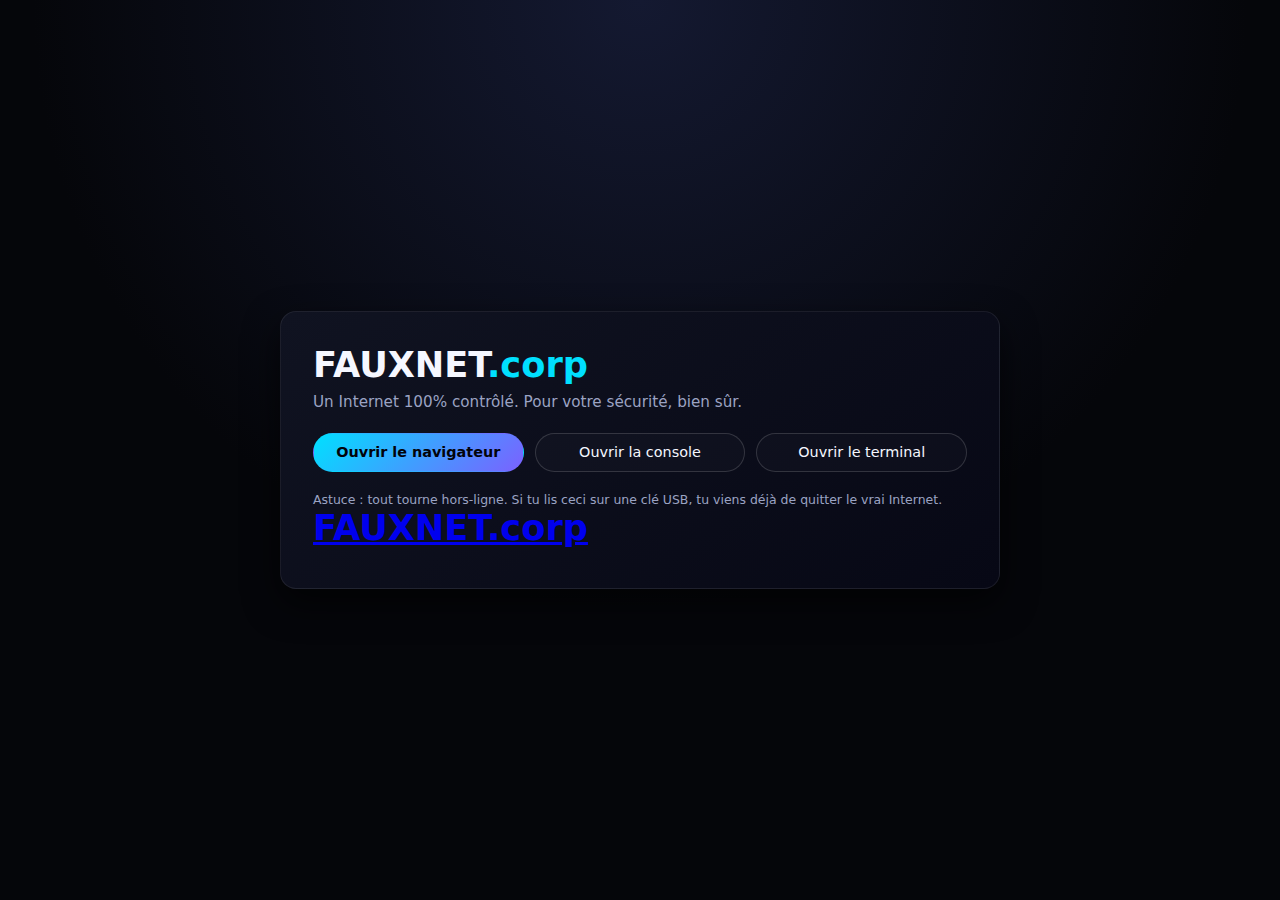
<file: index.html>
<!DOCTYPE html>
<html lang="fr">
<head>
  <meta charset="UTF-8" />
  <meta name="viewport" content="width=device-width, initial-scale=1" />
  <title>FAUXNET // Portail</title>
  <link rel="stylesheet" href="css/style.css" />
</head>
<body class="layout-center">
  <div class="card card-large">
    <h1>FAUXNET<span class="accent">.corp</span></h1>
    <p class="subtitle">Un Internet 100% contrôlé. Pour votre sécurité, bien sûr.</p>

    <div class="grid-buttons">
      <a class="btn primary" href="browser.html">Ouvrir le navigateur</a>
      <a class="btn" href="console.html">Ouvrir la console</a>
      <a class="btn" href="terminal.html?theme=unix&user=invite">Ouvrir le terminal</a>
    </div>

    <p class="small">
      Astuce : tout tourne hors-ligne. Si tu lis ceci sur une clé USB,
      tu viens déjà de quitter le vrai Internet.
    </p>

<span class="accent glitch-layer">
    <h1 class="glitch-title">
  <a href="sites/ultimate-headhunters.html" >FAUXNET.corp</a>
</h1>
</span>



    
  </div>
</body>
</html>
</file>
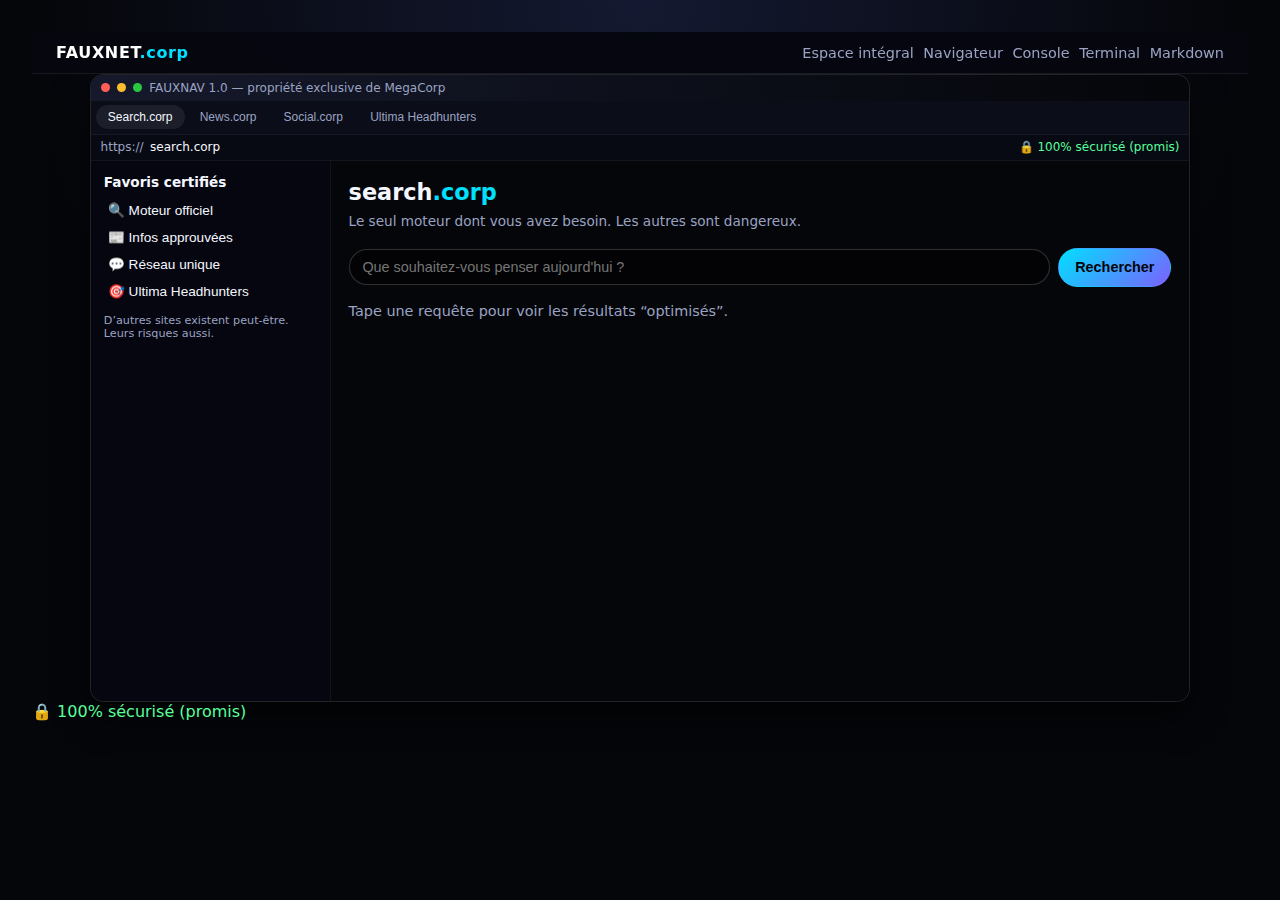
<file: browser.html>
<!DOCTYPE html>
<html lang="fr">
<head>
  <meta charset="UTF-8" />
  <meta name="viewport" content="width=device-width, initial-scale=1" />


  <title>FAUXNET // Navigateur</title>
  <link rel="stylesheet" href="css/style.css" />
</head>
<body class="browser-body">


  <nav class="global-nav">
    <a href="index.html" class="brand">FAUXNET<span>.corp</span></a>
    <div class="nav-links">
      <a href="workspace.html">Espace intégral</a>
      <a href="browser.html">Navigateur</a>
      <a href="console.html">Console</a>
      <a href="terminal.html?theme=unix&user=invite">Terminal</a>
      <a href="markdown.html">Markdown</a>
    </div>
  </nav>
  <!-- le reste de ta page ici -->




  
  <div class="browser-window">
    <div class="browser-titlebar">
      <span class="dot red"></span>
      <span class="dot amber"></span>
      <span class="dot green"></span>
      <span class="browser-title">FAUXNAV 1.0 — propriété exclusive de MegaCorp</span>
    </div>

    <div class="browser-tabs">
      <button class="tab active" data-url="sites/corp-search.html">Search.corp</button>
      <button class="tab" data-url="sites/corp-news.html">News.corp</button>
      <button class="tab" data-url="sites/corp-social.html">Social.corp</button>
      <button class="tab" data-url="sites/ultimate-headhunters.html">Ultima Headhunters</button>

    </div>

    <div class="browser-urlbar">
      <span class="scheme">https://</span>
      <span id="address-text">search.corp</span>
      <span class="lock">🔒 100% sécurisé (promis)</span>
    </div>

    <div class="browser-main">
      <aside class="browser-sidebar">
        <h2>Favoris certifiés</h2>
        <ul>
          <li><button class="link" data-url="sites/corp-search.html" data-label="search.corp">
            🔍 Moteur officiel
          </button></li>
          <li><button class="link" data-url="sites/corp-news.html" data-label="news.corp">
            📰 Infos approuvées
          </button></li>
          <li><button class="link" data-url="sites/corp-social.html" data-label="social.corp">
            💬 Réseau unique
          </button></li>


          <li><button class="link" data-url="sites/ultimate-headhunters.html" data-label="ultima-headhunters.corp">🎯 Ultima Headhunters
          </button></li>


          
        </ul>
        <p class="tiny">
          D’autres sites existent peut-être.<br>
          Leurs risques aussi.
        </p>
      </aside>

      <section class="browser-viewport">
        <iframe id="browser-frame"
                src="sites/corp-search.html"
                title="Fenêtre FAUXNET"></iframe>
      </section>
    </div>
  </div>



<span class="lock glitch-soft">🔒 100% sécurisé (promis)</span>



  

  <script src="js/browser.js"></script>
</body>
</html>
</file>
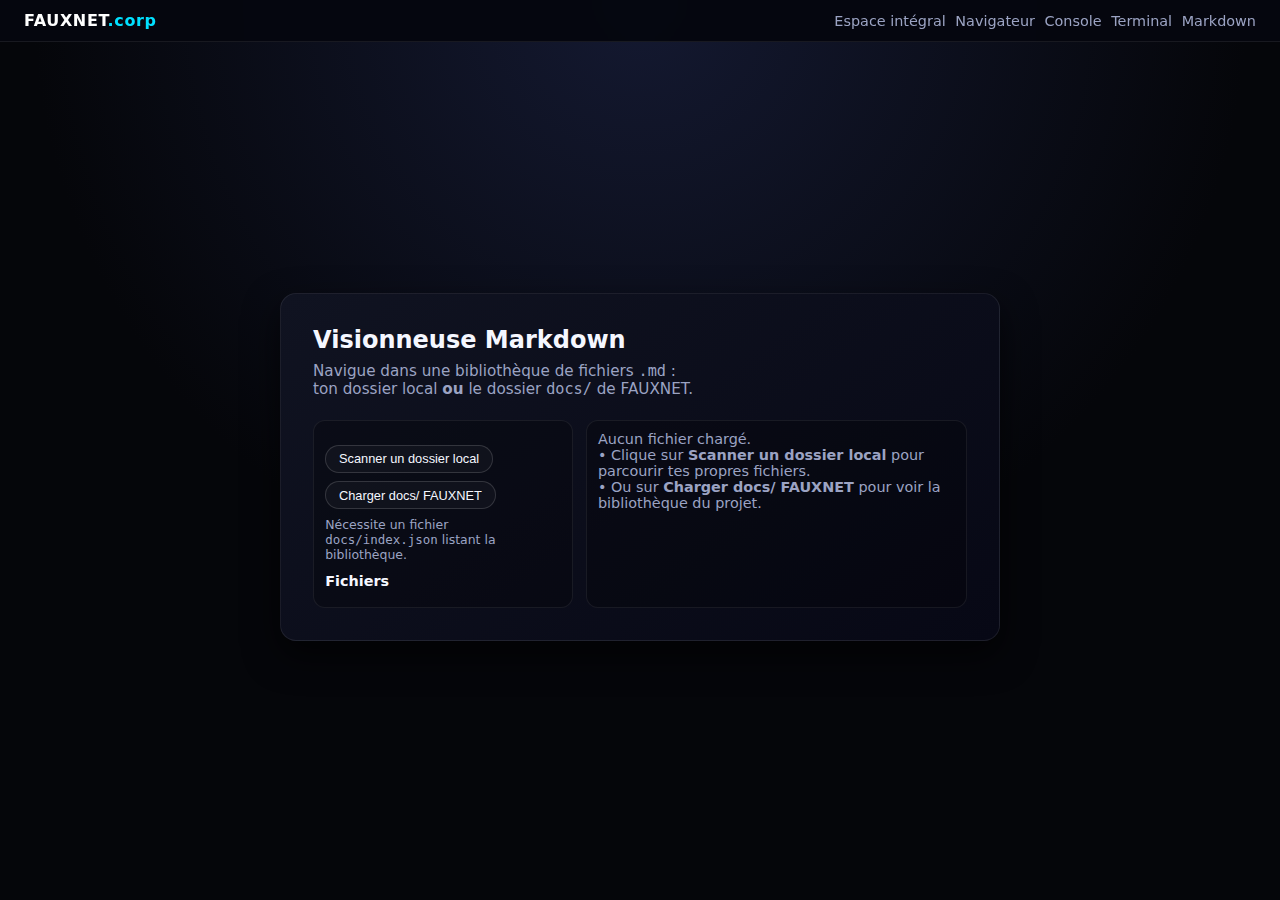
<file: markdown-viewer.html>
<!DOCTYPE html>
<html lang="fr">
<head>
  <meta charset="UTF-8" />
  <title>FAUXNET // Visionneuse Markdown</title>
  <meta name="viewport" content="width=device-width, initial-scale=1" />
  <link rel="stylesheet" href="css/style.css" />
</head>
<body>
  <nav class="global-nav">
    <a href="index.html" class="brand">FAUXNET<span>.corp</span></a>
    <div class="nav-links">
      <a href="workspace.html">Espace intégral</a>
      <a href="browser.html">Navigateur</a>
      <a href="console.html">Console</a>
      <a href="terminal.html?user=invite">Terminal</a>
      <a href="markdown.html">Markdown</a>
    </div>
  </nav>

  <main class="layout-center">
    <div class="card card-large md-card md-viewer-card">
      <header class="md-header">
        <h1>Visionneuse Markdown</h1>
        <p class="subtitle">
          Navigue dans une bibliothèque de fichiers <code>.md</code> :
          <br />
          ton dossier local <strong>ou</strong> le dossier <code>docs/</code> de FAUXNET.
        </p>
      </header>

      <section class="md-viewer-layout">
        <aside class="md-viewer-sidebar">
          <div class="md-viewer-actions">
            <button id="mdv-scan-local">Scanner un dossier local</button>
            <input
              type="file"
              id="mdv-dir-input"
              webkitdirectory
              multiple
              style="display:none"
            />

            <button id="mdv-load-docs">Charger docs/ FAUXNET</button>
            <span class="small">
              Nécessite un fichier <code>docs/index.json</code>
              listant la bibliothèque.
            </span>
          </div>

          <div class="mdv-list-wrap">
            <h2>Fichiers</h2>
            <ul id="mdv-file-list" class="mdv-file-list">
              <!-- fichiers listés ici -->
            </ul>
          </div>
        </aside>

        <section class="md-viewer-main">
          <article id="mdv-content" class="md-preview md-viewer-empty">
            <p class="muted">
              Aucun fichier chargé.<br />
              • Clique sur <strong>Scanner un dossier local</strong> pour
              parcourir tes propres fichiers.<br />
              • Ou sur <strong>Charger docs/ FAUXNET</strong> pour voir la
              bibliothèque du projet.
            </p>
          </article>
        </section>
      </section>
    </div>
  </main>

  <!-- parseur + éditeur (déjà en place) -->
  <script src="js/markdown.js"></script>
  <!-- nouvelle logique de visionneuse -->
  <script src="js/markdown-viewer.js"></script>
</body>
</html>
</file>
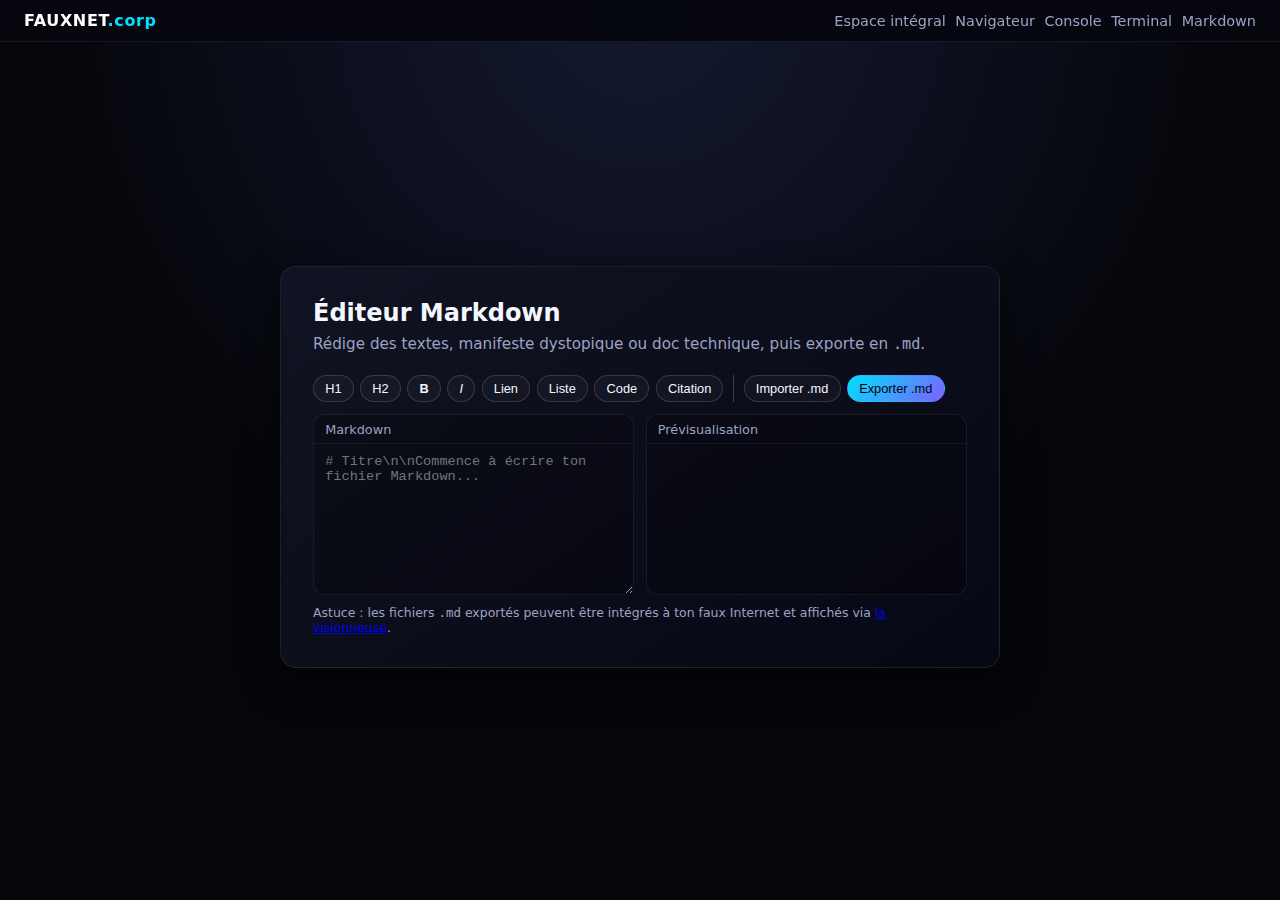
<file: markdown.html>
<!DOCTYPE html>
<html lang="fr">
<head>
  <meta charset="UTF-8" />
  <title>FAUXNET // Éditeur Markdown</title>
  <meta name="viewport" content="width=device-width, initial-scale=1" />
  <link rel="stylesheet" href="css/style.css" />
</head>
<body>
  <nav class="global-nav">
    <a href="index.html" class="brand">FAUXNET<span>.corp</span></a>
    <div class="nav-links">
      <a href="workspace.html">Espace intégral</a>
      <a href="browser.html">Navigateur</a>
      <a href="console.html">Console</a>
      <a href="terminal.html?user=invite">Terminal</a>
      <a href="markdown.html">Markdown</a>
    </div>
  </nav>

  <main class="layout-center">
    <div class="card card-large md-card" id="md-editor">
      <header class="md-header">
        <h1>Éditeur Markdown</h1>
        <p class="subtitle">
          Rédige des textes, manifeste dystopique ou doc technique, puis exporte en <code>.md</code>.
        </p>
      </header>

      <!-- Barre d'actions -->
      <div class="md-toolbar">
        <button data-md="h1">H1</button>
        <button data-md="h2">H2</button>
        <button data-md="bold"><strong>B</strong></button>
        <button data-md="italic"><em>I</em></button>
        <button data-md="link">Lien</button>
        <button data-md="ul">Liste</button>
        <button data-md="code">Code</button>
        <button data-md="quote">Citation</button>
        <span class="md-toolbar-sep"></span>
        <button id="md-import-btn">Importer .md</button>
        <button id="md-export-btn" class="primary">Exporter .md</button>
        <input
          type="file"
          id="md-file-input"
          accept=".md,.markdown,.txt"
          style="display:none"
        />
      </div>

      <!-- Zone d'édition + prévisualisation -->
      <section class="md-layout">
        <div class="md-pane">
          <div class="md-pane-header">
            <span>Markdown</span>
          </div>
          <textarea
            id="md-input"
            placeholder="# Titre\n\nCommence à écrire ton fichier Markdown..."
          ></textarea>
        </div>
        <div class="md-pane md-pane-preview">
          <div class="md-pane-header">
            <span>Prévisualisation</span>
          </div>
          <div id="md-preview" class="md-preview"></div>
        </div>
      </section>

      <p class="small">
        Astuce : les fichiers <code>.md</code> exportés peuvent être intégrés
        à ton faux Internet et affichés via <a href="markdown-viewer.html" >la visionneuse</a>.
      </p>
    </div>
  </main>

  <script src="js/markdown.js"></script>
</body>
</html>
</file>
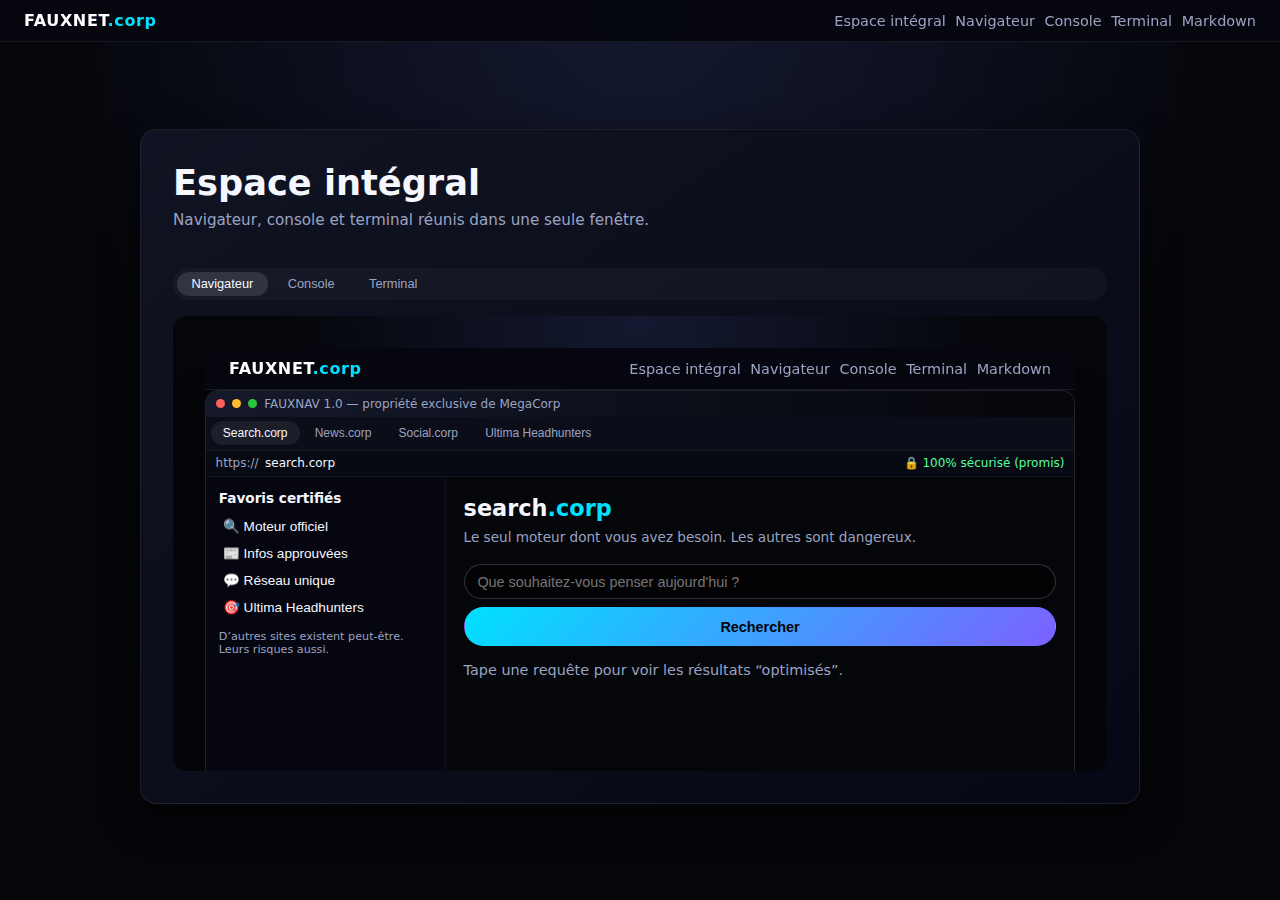
<file: workspace.html>
<!DOCTYPE html>
<html lang="fr">
<head>
  <meta charset="UTF-8" />
  <meta name="viewport" content="width=device-width, initial-scale=1" />
  <title>FAUXNET // Espace intégral</title>
  <link rel="stylesheet" href="css/style.css" />
</head>
<body>
  <nav class="global-nav">
    <a href="index.html" class="brand">FAUXNET<span>.corp</span></a>
    <div class="nav-links">
      <a href="workspace.html">Espace intégral</a>
      <a href="browser.html">Navigateur</a>
      <a href="console.html">Console</a>
      <a href="terminal.html?theme=unix&user=invite">Terminal</a>
      <a href="markdown.html">Markdown</a>
    </div>
  </nav>

  <main class="layout-center">
    <div class="card card-large workspace-card">
      <h1>Espace intégral</h1>
      <p class="subtitle">
        Navigateur, console et terminal réunis dans une seule fenêtre.
      </p>

      <div class="workspace-tabs">
        <button class="wtab active" data-view="view-browser">Navigateur</button>
        <button class="wtab" data-view="view-console">Console</button>
        <button class="wtab" data-view="view-terminal">Terminal</button>
      </div>

      <div class="workspace-views">
        <section id="view-browser" class="workspace-view active">
          <iframe src="browser.html" title="Navigateur FAUXNET"></iframe>
        </section>
        <section id="view-console" class="workspace-view">
          <iframe src="console.html" title="Console FAUXNET"></iframe>
        </section>
        <section id="view-terminal" class="workspace-view">
          <iframe src="terminal.html?theme=unix&user=invite"
                  title="Terminal FAUXNET"></iframe>
        </section>
      </div>
    </div>
  </main>

  <script>
    const wtabs = document.querySelectorAll(".wtab");
    const views = document.querySelectorAll(".workspace-view");

    wtabs.forEach(tab => {
      tab.addEventListener("click", () => {
        const viewId = tab.dataset.view;
        wtabs.forEach(t => t.classList.remove("active"));
        views.forEach(v => v.classList.remove("active"));
        tab.classList.add("active");
        document.getElementById(viewId).classList.add("active");
      });
    });
  </script>
</body>
</html>
</file>
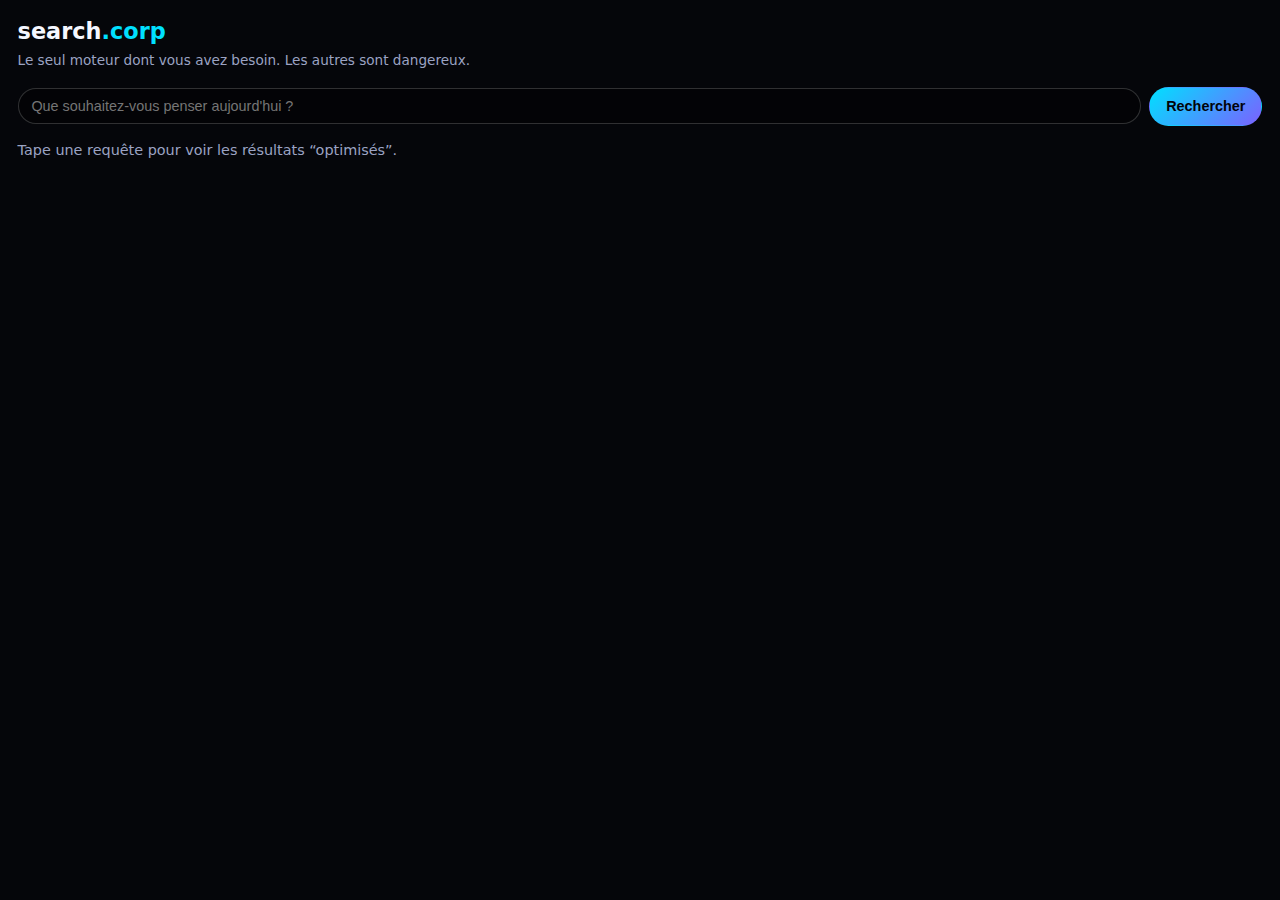
<file: sites/corp-search.html>
<!DOCTYPE html>
<html lang="fr">
<head>
  <meta charset="UTF-8" />
  <title>search.corp</title>
  <link rel="stylesheet" href="../css/style.css" />
</head>
<body class="site-body">
  <header class="site-header">
    <h1>search<span class="accent">.corp</span></h1>
    <p>Le seul moteur dont vous avez besoin. Les autres sont dangereux.</p>
  </header>

  <main class="site-main">
    <form class="search-form" onsubmit="event.preventDefault(); showResult();">
      <input id="q" type="text" placeholder="Que souhaitez-vous penser aujourd'hui ?" />
      <button type="submit" class="btn primary">Rechercher</button>
    </form>
    <div id="results" class="results">
      <p class="muted">Tape une requête pour voir les résultats “optimisés”.</p>
    </div>
  </main>

  <script>
    function showResult() {
      const q = document.getElementById('q').value.trim() || 'votre question';
      const box = document.getElementById('results');
      box.innerHTML = `
        <h2>Résultats pour « ${q} »</h2>
        <ol>
          <li><strong>Article officiel :</strong> Pourquoi MegaCorp a déjà trouvé la meilleure réponse pour vous.</li>
          <li>Guide utilisateur : Comment éviter les sources non-certifiées qui nuisent à votre sérénité.</li>
          <li>FAQ : Vous n'avez pas besoin de plus d'informations pour prendre la bonne décision.</li>
        </ol>
        <p class="tiny">Affichage des résultats : 0,01s — Options de filtrage : désactivées par votre sécurité.</p>
      `;
    }
  </script>
</body>
</html>
</file>
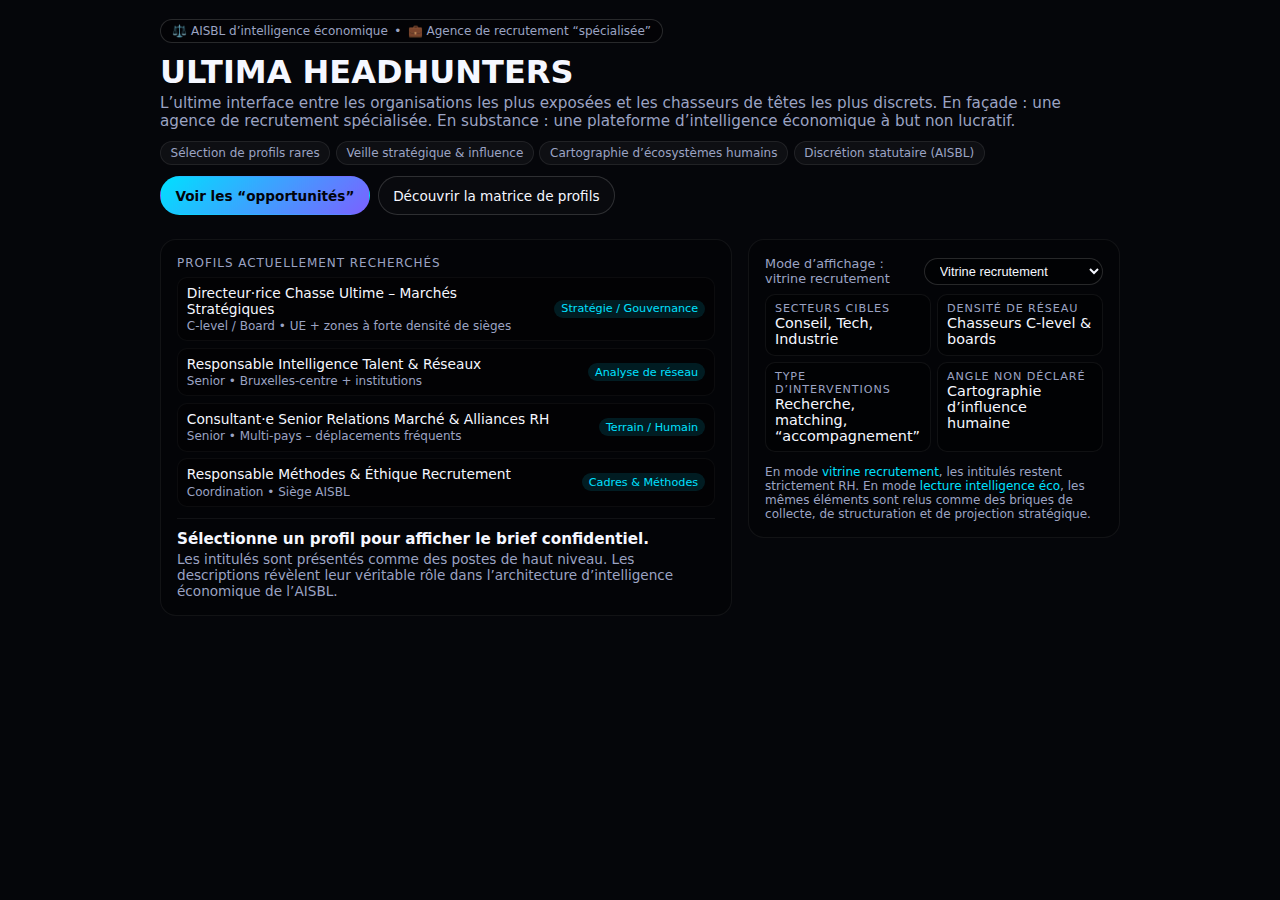
<file: sites/ultimate-headhunters.html>
<!DOCTYPE html>
<html lang="fr">
<head>
  <meta charset="UTF-8" />
  <title>ULTIMA HEADHUNTERS // AISBL d’Intelligence Économique</title>
  <meta name="viewport" content="width=device-width, initial-scale=1" />
  <link rel="stylesheet" href="../css/style.css" />
  <style>
    /* Styles spécifiques à la page, compatibles avec ton style global */

    .uh-body {
      background: #05060a;
      color: var(--text);
      font-family: var(--font);
      min-height: 100vh;
      padding: 1.2rem 1rem 2rem;
    }

    .uh-hero {
      max-width: 960px;
      margin: 0 auto 1.5rem;
      text-align: left;
    }

    .uh-pill {
      display: inline-flex;
      align-items: center;
      gap: 0.4rem;
      padding: 0.25rem 0.7rem;
      border-radius: 999px;
      border: 1px solid rgba(255, 255, 255, 0.15);
      font-size: 0.75rem;
      color: var(--muted);
      margin-bottom: 0.6rem;
      background: rgba(0, 0, 0, 0.35);
    }

    .uh-grid-main {
      max-width: 960px;
      margin: 0 auto;
      display: flex;
      flex-direction: column;
      gap: 1rem;
    }

    @media (min-width: 900px) {
      .uh-grid-main {
        display: grid;
        grid-template-columns: minmax(0, 2fr) minmax(0, 1.3fr);
        align-items: flex-start;
      }
    }

    .uh-card {
      background: rgba(0, 0, 0, 0.28);
      border-radius: 16px;
      padding: 1rem;
      border: 1px solid rgba(255, 255, 255, 0.06);
    }

    .uh-card h2 {
      font-size: 1.1rem;
      margin-bottom: 0.4rem;
    }

    .uh-hero h1 {
      font-size: 1.7rem;
      margin-bottom: 0.2rem;
    }

    .uh-hero p {
      color: var(--muted);
      font-size: 0.95rem;
    }

    @media (min-width: 768px) {
      .uh-hero h1 {
        font-size: 2rem;
      }
    }

    .uh-badges {
      display: flex;
      flex-wrap: wrap;
      gap: 0.35rem;
      margin: 0.7rem 0 0.5rem;
    }

    .uh-badge {
      font-size: 0.75rem;
      padding: 0.25rem 0.6rem;
      border-radius: 999px;
      background: rgba(255, 255, 255, 0.04);
      border: 1px solid rgba(255, 255, 255, 0.08);
      color: var(--muted);
    }

    .uh-cta-row {
      display: flex;
      flex-wrap: wrap;
      gap: 0.5rem;
      margin-top: 0.7rem;
    }

    .uh-cta-row .btn {
      font-size: 0.85rem;
      padding-inline: 0.9rem;
    }

    .uh-label {
      font-size: 0.75rem;
      text-transform: uppercase;
      letter-spacing: 0.08em;
      color: var(--muted);
      margin-bottom: 0.3rem;
    }

    .uh-role-list {
      list-style: none;
      padding: 0;
      margin: 0.4rem 0 0;
      display: flex;
      flex-direction: column;
      gap: 0.4rem;
    }

    .uh-role-item {
      padding: 0.45rem 0.55rem;
      border-radius: 10px;
      background: rgba(0, 0, 0, 0.3);
      border: 1px solid rgba(255, 255, 255, 0.04);
      cursor: pointer;
      font-size: 0.86rem;
      display: flex;
      justify-content: space-between;
      align-items: center;
      gap: 0.4rem;
    }

    .uh-role-item:hover {
      border-color: rgba(0, 224, 255, 0.4);
    }

    .uh-role-title {
      font-weight: 500;
    }

    .uh-role-tag {
      font-size: 0.7rem;
      padding: 0.15rem 0.45rem;
      border-radius: 999px;
      background: rgba(0, 224, 255, 0.12);
      color: var(--accent);
      white-space: nowrap;
    }

    .uh-role-meta {
      font-size: 0.75rem;
      color: var(--muted);
      margin-top: 0.15rem;
    }

    .uh-detail {
      margin-top: 0.7rem;
      padding-top: 0.7rem;
      border-top: 1px solid rgba(255, 255, 255, 0.06);
      font-size: 0.85rem;
    }

    .uh-detail h3 {
      font-size: 0.95rem;
      margin-bottom: 0.2rem;
    }

    .uh-detail ul {
      list-style: disc;
      padding-left: 1.1rem;
    }

    .uh-switch-row {
      display: flex;
      justify-content: space-between;
      align-items: center;
      gap: 0.4rem;
      margin-bottom: 0.5rem;
    }

    .uh-switch-row label {
      font-size: 0.8rem;
      color: var(--muted);
    }

    .uh-switch-row select {
      background: rgba(0, 0, 0, 0.35);
      border-radius: 999px;
      border: 1px solid rgba(255, 255, 255, 0.15);
      color: var(--text);
      font-size: 0.8rem;
      padding: 0.25rem 0.7rem;
    }

    .uh-matrix {
      display: grid;
      grid-template-columns: repeat(2, minmax(0, 1fr));
      gap: 0.4rem;
      margin: 0.4rem 0 0.6rem;
    }

    .uh-matrix-cell {
      padding: 0.45rem 0.55rem;
      border-radius: 10px;
      background: rgba(0, 0, 0, 0.35);
      border: 1px solid rgba(255, 255, 255, 0.06);
      font-size: 0.8rem;
    }

    .uh-matrix-label {
      color: var(--muted);
      font-size: 0.7rem;
      text-transform: uppercase;
      letter-spacing: 0.08em;
    }

    .uh-matrix-val {
      font-size: 0.9rem;
    }

    .uh-disclaimer {
      font-size: 0.75rem;
      color: var(--muted);
      margin-top: 0.8rem;
    }

    .uh-disclaimer strong {
      color: var(--accent);
      font-weight: 500;
    }
  </style>
</head>
<body class="uh-body">
  <header class="uh-hero">
    <div class="uh-pill">
      <span>⚖️ AISBL d’intelligence économique</span>
      <span>•</span>
      <span>💼 Agence de recrutement “spécialisée”</span>
    </div>
    <h1>ULTIMA HEADHUNTERS</h1>
    <p>
      L’ultime interface entre les organisations les plus exposées
      et les chasseurs de têtes les plus discrets. En façade :
      une agence de recrutement spécialisée. En substance :
      une plateforme d’intelligence économique à but non lucratif.
    </p>

    <div class="uh-badges">
      <span class="uh-badge">Sélection de profils rares</span>
      <span class="uh-badge">Veille stratégique &amp; influence</span>
      <span class="uh-badge">Cartographie d’écosystèmes humains</span>
      <span class="uh-badge">Discrétion statutaire (AISBL)</span>
    </div>

    <div class="uh-cta-row">
      <a href="#roles" class="btn primary">Voir les “opportunités”</a>
      <a href="#matrix" class="btn">Découvrir la matrice de profils</a>
    </div>
  </header>

  <main class="uh-grid-main">
    <!-- Colonne principale : rôles & détails -->
    <section class="uh-card" id="roles">
      <div class="uh-label">Profils actuellement recherchés</div>
      <ul class="uh-role-list" id="uh-role-list">
        <!-- Les rôles sont insérés par JS -->
      </ul>

      <div class="uh-detail" id="uh-role-detail">
        <h3>Sélectionne un profil pour afficher le brief confidentiel.</h3>
        <p class="muted">
          Les intitulés sont présentés comme des postes de haut niveau.  
          Les descriptions révèlent leur véritable rôle dans l’architecture
          d’intelligence économique de l’AISBL.
        </p>
      </div>
    </section>

    <!-- Colonne latérale : matrice & mode lecture -->
    <aside class="uh-card" id="matrix">
      <div class="uh-switch-row">
        <label for="uh-mode-select">
          Mode d’affichage :
          <span id="uh-mode-label">vitrine recrutement</span>
        </label>
        <select id="uh-mode-select">
          <option value="front">Vitrine recrutement</option>
          <option value="intel">Lecture intelligence éco</option>
        </select>
      </div>

      <div class="uh-matrix">
        <div class="uh-matrix-cell">
          <div class="uh-matrix-label">Secteurs cibles</div>
          <div class="uh-matrix-val" id="uh-matrix-sector">
            Conseil, Tech, Industrie
          </div>
        </div>
        <div class="uh-matrix-cell">
          <div class="uh-matrix-label">Densité de réseau</div>
          <div class="uh-matrix-val" id="uh-matrix-network">
            Chasseurs C-level &amp; boards
          </div>
        </div>
        <div class="uh-matrix-cell">
          <div class="uh-matrix-label">Type d’interventions</div>
          <div class="uh-matrix-val" id="uh-matrix-actions">
            Recherche, matching, “accompagnement”
          </div>
        </div>
        <div class="uh-matrix-cell">
          <div class="uh-matrix-label">Angle non déclaré</div>
          <div class="uh-matrix-val" id="uh-matrix-hidden">
            Cartographie d’influence humaine
          </div>
        </div>
      </div>

      <p class="uh-disclaimer">
        En mode <strong>vitrine recrutement</strong>, les intitulés restent
        strictement RH.  
        En mode <strong>lecture intelligence éco</strong>, les mêmes éléments
        sont relus comme des briques de collecte, de structuration et de
        projection stratégique.
      </p>
    </aside>
  </main>

  <script>
    // Données des profils : façade RH + lecture intel
    const UH_ROLES = [
      {
        id: "uh-strat-headhunter",
        frontTitle: "Directeur·rice Chasse Ultime – Marchés Stratégiques",
        intelTitle: "Architecte Réseaux Humains – Accès Décisionnaires",
        level: "C-level / Board",
        zone: "UE + zones à forte densité de sièges",
        frontSummary:
          "Pilotage d’une équipe de chasseurs de têtes senior sur des mandats à forte visibilité. " +
          "Responsabilité globale de la stratégie d’acquisition de talents pour des organisations complexes.",
        intelSummary:
          "Point d’entrée privilégié vers les flux de décisions, mouvements de cadres et recompositions " +
          "de gouvernance dans les secteurs critiques. Rôle central dans la lecture anticipée des trajectoires.",
        frontBullets: [
          "Conduire des missions de recrutement à haute criticité.",
          "Entretenir des relations durables avec les directions générales.",
          "Superviser la qualité des évaluations et des recommandations."
        ],
        intelBullets: [
          "Maintenir une cartographie vivante des alliances et rivalités au sommet.",
          "Identifier les profils pivot susceptibles de reconfigurer un écosystème.",
          "Produire des signaux faibles à partir de trajectoires de carrière."
        ],
        tag: "Stratégie / Gouvernance"
      },
      {
        id: "uh-network-analyst",
        frontTitle: "Responsable Intelligence Talent & Réseaux",
        intelTitle: "Analyste Graphes Relationnels & Influence",
        level: "Senior",
        zone: "Bruxelles-centre + institutions",
        frontSummary:
          "Mise en place et pilotage d’outils de suivi des parcours, des compétences et des interactions " +
          "entre talents à haut potentiel.",
        intelSummary:
          "Construction et exploitation de graphes relationnels pour identifier hubs, brokers, " +
          "zones de dépendance et vulnérabilités humaines dans les chaînes de décision.",
        frontBullets: [
          "Structurer les données de talents et de clients.",
          "Identifier les profils clés dans des communautés professionnelles.",
          "Proposer des scénarios de mise en relation."
        ],
        intelBullets: [
          "Qualifier les liens de loyauté, de dépendance et de rivalité.",
          "Détecter les changements de polarité dans un réseau donné.",
          "Contribuer aux scénarios de repositionnement d’acteurs."
        ],
        tag: "Analyse de réseau"
      },
      {
        id: "uh-field-liaison",
        frontTitle: "Consultant·e Senior Relations Marché & Alliances RH",
        intelTitle: "Liaison Terrain / Veille Qualitative",
        level: "Senior",
        zone: "Multi-pays – déplacements fréquents",
        frontSummary:
          "Intervenir auprès des clients pour qualifier leurs besoins, accompagner les processus de sélection " +
          "et sécuriser la relation sur la durée.",
        intelSummary:
          "Collecter des informations qualitatives sur les dynamiques internes, les tensions latentes et " +
          "les marges de manœuvre réelles des organisations rencontrées.",
        frontBullets: [
          "Conduire des entretiens approfondis avec les parties prenantes.",
          "Produire des comptes rendus opérationnels exploitables par les équipes RH.",
          "Accompagner les phases de négociation et d’intégration."
        ],
        intelBullets: [
          "Repérer les signaux faibles d’instabilité ou de réorganisation.",
          "Évaluer la cohérence entre discours institutionnel et pratiques réelles.",
          "Remonter des éléments d’ambiance et de climat social utiles à la décision."
        ],
        tag: "Terrain / Humain"
      },
      {
        id: "uh-method-lab",
        frontTitle: "Responsable Méthodes & Éthique Recrutement",
        intelTitle: "Concepteur Cadres d’Observation & Filtrage",
        level: "Coordination",
        zone: "Siège AISBL",
        frontSummary:
          "Définition des méthodologies d’évaluation, des grilles de compétence et des protocoles éthiques " +
          "en matière de chasse de têtes.",
        intelSummary:
          "Conception des cadres d’observation, des filtres d’interprétation et des seuils de vigilance " +
          "qui orientent la lecture globale des situations.",
        frontBullets: [
          "Mettre à jour les référentiels de compétences.",
          "Garantir la conformité des pratiques d’évaluation.",
          "Former les équipes internes aux standards éthiques."
        ],
        intelBullets: [
          "Définir ce qui est vu, ce qui est ignoré, et ce qui est signalé.",
          "Documenter les angles morts acceptés dans les analyses.",
          "Ajuster les seuils d’alerte selon les contextes stratégiques."
        ],
        tag: "Cadres & Méthodes"
      }
    ];

    const roleListEl = document.getElementById("uh-role-list");
    const roleDetailEl = document.getElementById("uh-role-detail");
    const modeSelectEl = document.getElementById("uh-mode-select");
    const modeLabelEl = document.getElementById("uh-mode-label");

    const matrixSectorEl = document.getElementById("uh-matrix-sector");
    const matrixNetworkEl = document.getElementById("uh-matrix-network");
    const matrixActionsEl = document.getElementById("uh-matrix-actions");
    const matrixHiddenEl = document.getElementById("uh-matrix-hidden");

    let currentMode = "front"; // "front" (recrutement) ou "intel"
    let currentRoleId = null;

    function renderRoleList() {
      roleListEl.innerHTML = "";
      UH_ROLES.forEach((role) => {
        const li = document.createElement("li");
        li.className = "uh-role-item";
        li.dataset.roleId = role.id;

        const left = document.createElement("div");
        const title = document.createElement("div");
        title.className = "uh-role-title";
        title.textContent =
          currentMode === "front" ? role.frontTitle : role.intelTitle;

        const meta = document.createElement("div");
        meta.className = "uh-role-meta";
        meta.textContent = `${role.level} • ${role.zone}`;

        left.appendChild(title);
        left.appendChild(meta);

        const tag = document.createElement("div");
        tag.className = "uh-role-tag";
        tag.textContent = role.tag;

        li.appendChild(left);
        li.appendChild(tag);

        li.addEventListener("click", () => {
          currentRoleId = role.id;
          renderRoleDetail();
        });

        roleListEl.appendChild(li);
      });
    }

    function renderRoleDetail() {
      const role = UH_ROLES.find((r) => r.id === currentRoleId);
      if (!role) return;

      const title = currentMode === "front" ? role.frontTitle : role.intelTitle;
      const summary =
        currentMode === "front" ? role.frontSummary : role.intelSummary;
      const bullets =
        currentMode === "front" ? role.frontBullets : role.intelBullets;

      roleDetailEl.innerHTML = "";

      const h = document.createElement("h3");
      h.textContent = title;

      const p = document.createElement("p");
      p.textContent = summary;

      const ul = document.createElement("ul");
      bullets.forEach((b) => {
        const li = document.createElement("li");
        li.textContent = b;
        ul.appendChild(li);
      });

      roleDetailEl.appendChild(h);
      roleDetailEl.appendChild(p);
      roleDetailEl.appendChild(ul);
    }

    function renderMatrix() {
      if (currentMode === "front") {
        modeLabelEl.textContent = "vitrine recrutement";
        matrixSectorEl.textContent = "Conseil, Tech, Industrie";
        matrixNetworkEl.textContent = "Chasseurs C-level & boards";
        matrixActionsEl.textContent = "Recherche, matching, “accompagnement”";
        matrixHiddenEl.textContent = "Cartographie d’influence humaine";
      } else {
        modeLabelEl.textContent = "lecture intelligence éco";
        matrixSectorEl.textContent = "Zones denses en centres de décision";
        matrixNetworkEl.textContent = "Nœuds, brokers, relais d’influence";
        matrixActionsEl.textContent =
          "Collecte, structuration, scénarisation de trajectoires";
        matrixHiddenEl.textContent =
          "Projection des recompositions possibles à partir des mouvements de personnes";
      }
    }

    // Initialisation
    renderRoleList();
    renderMatrix();

    // Mode switch
    modeSelectEl.addEventListener("change", () => {
      currentMode = modeSelectEl.value === "intel" ? "intel" : "front";
      renderRoleList();
      renderMatrix();
      if (currentRoleId) {
        renderRoleDetail();
      } else {
        roleDetailEl.innerHTML =
          '<h3>Sélectionne un profil pour afficher le brief confidentiel.</h3>' +
          '<p class="muted">Les intitulés sont relus différemment selon le mode choisi.</p>';
      }
    });
  </script>
</body>
</html>
</file>
<file: css/style.css>
/* RESET RAPIDE */
* {
  box-sizing: border-box;
  margin: 0;
  padding: 0;
}

html,
body {
  height: 100%;
}

:root {
  --bg: #05060a;
  --bg-alt: #101321;
  --accent: #00e0ff;
  --accent-soft: rgba(0, 224, 255, 0.25);
  --danger: #ff3366;
  --text: #f5f7ff;
  --muted: #9ba3c3;
  --radius: 16px;
  --shadow: 0 14px 35px rgba(0, 0, 0, 0.65);
  --font: system-ui, -apple-system, BlinkMacSystemFont, "Segoe UI", sans-serif;
  --mono: "Fira Code", SFMono-Regular, Menlo, Monaco, Consolas,
    "Liberation Mono", monospace;
}

body {
  background: radial-gradient(circle at top, #141931 0, #05060a 55%);
  color: var(--text);
  font-family: var(--font);
}

/* ───────────────────────────────── NAVIGATION GLOBALE ───────────────────────── */

.global-nav {
  position: sticky;
  top: 0;
  z-index: 100;
  display: flex;
  align-items: center;
  justify-content: space-between;
  padding: 0.5rem 0.8rem;
  background: rgba(5, 6, 15, 0.96);
  backdrop-filter: blur(10px);
  border-bottom: 1px solid rgba(255, 255, 255, 0.08);
}

.global-nav .brand {
  color: #ffffff;
  font-weight: 700;
  text-decoration: none;
  letter-spacing: 0.04em;
  font-size: 0.95rem;
  white-space: nowrap;
}

.global-nav .brand span {
  color: var(--accent);
}

.global-nav .nav-links {
  display: flex;
  align-items: center;
  gap: 0.6rem;
  overflow-x: auto;
}

.global-nav .nav-links a {
  color: var(--muted);
  text-decoration: none;
  font-size: 0.8rem;
  white-space: nowrap;
}

.global-nav .nav-links a:hover {
  color: var(--accent);
}

/* Desktop : nav plus large */
@media (min-width: 768px) {
  .global-nav {
    padding: 0.7rem 1.5rem;
  }

  .global-nav .brand {
    font-size: 1rem;
  }

  .global-nav .nav-links a {
    font-size: 0.9rem;
  }
}

/* ───────────────────────────────── LAYOUT GÉNÉRAL ───────────────────────── */

.layout-center {
  min-height: calc(100vh - 3.2rem);
  display: flex;
  align-items: center;
  justify-content: center;
  padding: 1rem;
}

.card {
  background: linear-gradient(145deg, #101321, #070815);
  border-radius: var(--radius);
  padding: 1.5rem;
  box-shadow: var(--shadow);
  border: 1px solid rgba(255, 255, 255, 0.08);
}

.card-large {
  width: 100%;
  max-width: 640px;
}

@media (min-width: 768px) {
  .card-large {
    max-width: 720px;
    padding: 2rem;
  }
}

h1 {
  font-size: 1.7rem;
  margin-bottom: 0.5rem;
}

@media (min-width: 768px) {
  h1 {
    font-size: 2.2rem;
  }
}

.accent {
  color: var(--accent);
}

.subtitle {
  color: var(--muted);
  margin-bottom: 1.4rem;
  font-size: 0.95rem;
}

.grid-buttons {
  display: grid;
  grid-template-columns: 1fr;
  gap: 0.7rem;
  margin-bottom: 1.3rem;
}

@media (min-width: 600px) {
  .grid-buttons {
    grid-template-columns: repeat(3, minmax(0, 1fr));
  }
}

.btn {
  display: inline-flex;
  justify-content: center;
  align-items: center;
  gap: 0.4rem;
  padding: 0.65rem 1rem;
  border-radius: 999px;
  border: 1px solid rgba(255, 255, 255, 0.15);
  color: var(--text);
  background: rgba(255, 255, 255, 0.02);
  text-decoration: none;
  font-size: 0.9rem;
  cursor: pointer;
  transition: all 0.15s ease-out;
}

.btn.primary {
  background: linear-gradient(135deg, var(--accent), #7b61ff);
  border-color: transparent;
  color: #02030a;
  font-weight: 600;
}

.btn:hover {
  transform: translateY(-1px);
  box-shadow: 0 10px 25px rgba(0, 0, 0, 0.5);
}

.small {
  font-size: 0.78rem;
  color: var(--muted);
}

/* ───────────────────────────────── FAUX NAVIGATEUR ───────────────────────── */

.browser-body {
  padding: 0.7rem;
}

.browser-window {
  width: 100%;
  margin: 0 auto;
  background: #05060a;
  border-radius: 14px;
  box-shadow: var(--shadow);
  border: 1px solid rgba(255, 255, 255, 0.12);
  overflow: hidden;
}

.browser-titlebar {
  display: flex;
  align-items: center;
  gap: 0.45rem;
  padding: 0.35rem 0.6rem;
  background: linear-gradient(90deg, #15192b, #05060a);
  font-size: 0.75rem;
  color: var(--muted);
}

.dot {
  width: 9px;
  height: 9px;
  border-radius: 999px;
  display: inline-block;
}

.dot.red {
  background: #ff5f57;
}
.dot.amber {
  background: #febc2e;
}
.dot.green {
  background: #28c840;
}

.browser-tabs {
  display: flex;
  flex-wrap: wrap;
  gap: 0.2rem;
  padding: 0.3rem;
  background: #0b0e19;
  border-bottom: 1px solid rgba(255, 255, 255, 0.05);
}

.tab {
  background: transparent;
  border-radius: 999px;
  border: none;
  padding: 0.3rem 0.75rem;
  font-size: 0.75rem;
  color: var(--muted);
  cursor: pointer;
}

.tab.active {
  background: rgba(255, 255, 255, 0.07);
  color: var(--text);
}

.browser-urlbar {
  display: flex;
  align-items: center;
  gap: 0.4rem;
  padding: 0.35rem 0.6rem;
  font-size: 0.75rem;
  background: #070a13;
  border-bottom: 1px solid rgba(255, 255, 255, 0.05);
}

.scheme {
  color: var(--muted);
}

.lock {
  margin-left: auto;
  color: #58ff9a;
}

/* Mobile : colonne */
.browser-main {
  display: flex;
  flex-direction: column;
  min-height: 60vh;
}

.browser-sidebar {
  background: #05060f;
  padding: 0.8rem;
  border-bottom: 1px solid rgba(255, 255, 255, 0.05);
}

.browser-sidebar h2 {
  font-size: 0.85rem;
  margin-bottom: 0.4rem;
}

.browser-sidebar ul {
  list-style: none;
  margin-bottom: 0.6rem;
}

.link {
  display: block;
  width: 100%;
  text-align: left;
  background: transparent;
  border: none;
  color: var(--text);
  padding: 0.35rem 0.25rem;
  font-size: 0.85rem;
  border-radius: 6px;
  cursor: pointer;
}

.link:hover {
  background: rgba(255, 255, 255, 0.06);
}

.tiny {
  font-size: 0.7rem;
  color: var(--muted);
}

.browser-viewport {
  background: #05060a;
  flex: 1;
  min-height: 40vh;
}

.browser-viewport iframe {
  width: 100%;
  height: 100%;
  border: none;
}

/* Desktop : sidebar à gauche, contenu à droite */
@media (min-width: 900px) {
  .browser-body {
    padding: 2rem;
  }

  .browser-window {
    max-width: 1100px;
  }

  .browser-main {
    display: grid;
    grid-template-columns: 240px minmax(0, 1fr);
    min-height: 540px;
  }

  .browser-sidebar {
    border-bottom: none;
    border-right: 1px solid rgba(255, 255, 255, 0.05);
  }
}

/* ───────────────────────────────── SITES INTERNES ───────────────────────── */

.site-body {
  background: #05060a;
  color: var(--text);
  font-family: var(--font);
  padding: 1.1rem;
}

.site-header h1 {
  font-size: 1.4rem;
}

.site-header p {
  color: var(--muted);
  margin-top: 0.3rem;
  font-size: 0.85rem;
}

.site-main {
  margin-top: 1.2rem;
}

.search-form {
  display: flex;
  flex-direction: column;
  gap: 0.5rem;
  margin-bottom: 1rem;
}

.search-form input {
  flex: 1;
  padding: 0.55rem 0.8rem;
  border-radius: 999px;
  border: 1px solid rgba(255, 255, 255, 0.18);
  background: rgba(0, 0, 0, 0.4);
  color: var(--text);
  font-size: 0.9rem;
}

.search-form .btn {
  width: 100%;
}

.results {
  font-size: 0.9rem;
}

.muted {
  color: var(--muted);
}

@media (min-width: 640px) {
  .search-form {
    flex-direction: row;
    align-items: center;
  }

  .search-form .btn {
    width: auto;
  }
}

/* ───────────────────────────────── CONSOLE CORPO ───────────────────────── */

.console-body {
  background: #02040a;
}

.console-wrap {
  width: 100%;
  max-width: 960px;
  margin: 0.75rem auto 1rem;
  border-radius: 12px;
  background: #05060f;
  border: 1px solid rgba(0, 224, 255, 0.3);
  box-shadow: var(--shadow);
  display: flex;
  flex-direction: column;
  height: calc(100vh - 4.5rem); /* nav + marges */
}

.console-header {
  padding: 0.55rem 0.8rem;
  border-bottom: 1px solid rgba(255, 255, 255, 0.06);
  display: flex;
  justify-content: space-between;
  gap: 0.5rem;
  font-size: 0.75rem;
  color: var(--muted);
}

.console-output {
  flex: 1;
  padding: 0.6rem 0.8rem;
  font-family: var(--mono);
  font-size: 0.82rem;
  overflow-y: auto;
  white-space: pre-wrap;
}

.console-input-row {
  display: flex;
  align-items: center;
  gap: 0.4rem;
  padding: 0.55rem 0.8rem;
  border-top: 1px solid rgba(255, 255, 255, 0.06);
}

.prompt {
  font-family: var(--mono);
  color: var(--accent);
}

#console-input {
  flex: 1;
  background: transparent;
  border: none;
  outline: none;
  color: var(--text);
  font-family: var(--mono);
  font-size: 0.85rem;
}

/* ───────────────────────────────── TERMINAL ───────────────────────── */

.terminal-body {
  background: #02040a;
}

.terminal-screen {
  height: calc(100vh - 4.5rem);
  margin: 0.75rem;
  padding: 0.7rem 0.8rem;
  font-family: var(--mono);
  font-size: 0.9rem;
  background: #020308;
  color: #00ff9d;
  border-radius: 10px;
  box-shadow: var(--shadow);
  display: flex;
  flex-direction: column;
}

#term-output {
  flex: 1;
  overflow-y: auto;
  white-space: pre-wrap;
}

.term-input-row {
  display: flex;
  align-items: center;
  gap: 0.4rem;
  margin-top: 0.4rem;
}

.term-prompt {
  color: #00ff9d;
}

#term-input {
  flex: 1;
  background: transparent;
  border: none;
  outline: none;
  color: #00ff9d;
  font-family: var(--mono);
}

/* ───────────────────────────────── ESPACE INTÉGRAL (WORKSPACE) ───────────────── */

.workspace-card {
  max-width: 1000px;
  width: 100%;
  min-height: 70vh;
  display: flex;
  flex-direction: column;
}

.workspace-tabs {
  display: inline-flex;
  flex-wrap: wrap;
  gap: 0.35rem;
  margin: 1rem 0;
  background: rgba(255, 255, 255, 0.03);
  padding: 0.25rem;
  border-radius: 999px;
}

.wtab {
  border: none;
  background: transparent;
  color: var(--muted);
  padding: 0.3rem 0.9rem;
  border-radius: 999px;
  font-size: 0.8rem;
  cursor: pointer;
}

.wtab.active {
  background: rgba(255, 255, 255, 0.12);
  color: var(--text);
}

.workspace-views {
  position: relative;
  flex: 1;
  min-height: 50vh;
}

.workspace-view {
  position: absolute;
  inset: 0;
  border-radius: 14px;
  overflow: hidden;
  display: none;
}

.workspace-view.active {
  display: block;
}

.workspace-view iframe {
  width: 100%;
  height: 100%;
  border: none;
}

/* Sur grands écrans : height contrôlée */
@media (min-width: 768px) {
  .workspace-card {
    min-height: 75vh;
  }
}

/* ───────────────────────────────── GLITCHS "CACHÉS" ───────────────────────── */

/* Titre qui glitch légèrement (corpo qui se fissure) */
.glitch-title {
  position: relative;
  display: inline-block;
}

.glitch-title .glitch-layer {
  position: relative;
  animation: glitch-shift 3.4s infinite steps(2, end);
}

.glitch-soft {
  position: relative;
  animation: glitch-soft 6s infinite;
}

@keyframes glitch-shift {
  0%,
  92%,
  100% {
    text-shadow: none;
    transform: translate(0, 0);
  }
  93% {
    text-shadow: -2px 0 var(--accent), 2px 0 #ff00aa;
    transform: translate(1px, 0);
  }
  95% {
    text-shadow: -1px 0 #ff00aa, 1px 0 var(--accent);
    transform: translate(-1px, 0);
  }
}

@keyframes glitch-soft {
  0%,
  96%,
  100% {
    text-shadow: none;
  }
  97% {
    text-shadow: -1px 0 var(--accent-soft);
  }
  99% {
    text-shadow: 1px 0 rgba(255, 0, 128, 0.5);
  }
}




/* ────────────────────────── MODULE MARKDOWN ────────────────────────── */

.md-card {
  width: 100%;
}

.md-header h1 {
  font-size: 1.5rem;
}

.md-header .subtitle {
  margin-top: 0.3rem;
}

.md-toolbar {
  display: flex;
  flex-wrap: wrap;
  gap: 0.4rem;
  margin: 1rem 0 0.8rem;
}

.md-toolbar button {
  border: 1px solid rgba(255, 255, 255, 0.15);
  background: rgba(255, 255, 255, 0.03);
  color: var(--text);
  border-radius: 999px;
  padding: 0.3rem 0.7rem;
  font-size: 0.8rem;
  cursor: pointer;
}

.md-toolbar button.primary {
  background: linear-gradient(135deg, var(--accent), #7b61ff);
  border-color: transparent;
  color: #02030a;
}

.md-toolbar button:hover {
  background: rgba(255, 255, 255, 0.08);
}

.md-toolbar-sep {
  flex: 0 0 1px;
  border-left: 1px solid rgba(255, 255, 255, 0.2);
  margin: 0 0.2rem;
}

/* Layout mobile-first : pile verticale */
.md-layout {
  display: flex;
  flex-direction: column;
  gap: 0.7rem;
  margin-bottom: 0.6rem;
}

.md-pane {
  background: rgba(0, 0, 0, 0.25);
  border-radius: 12px;
  border: 1px solid rgba(255, 255, 255, 0.07);
  display: flex;
  flex-direction: column;
  min-height: 160px;
}

.md-pane-header {
  padding: 0.4rem 0.7rem;
  border-bottom: 1px solid rgba(255, 255, 255, 0.06);
  font-size: 0.8rem;
  color: var(--muted);
}

#md-input {
  flex: 1;
  border: none;
  background: transparent;
  color: var(--text);
  padding: 0.6rem 0.7rem;
  resize: vertical;
  min-height: 150px;
  font-family: var(--mono);
  font-size: 0.85rem;
}

#md-input:focus {
  outline: none;
}

.md-preview {
  flex: 1;
  padding: 0.6rem 0.7rem;
  font-size: 0.9rem;
  overflow-y: auto;
}

/* Desktop : 2 colonnes */
@media (min-width: 900px) {
  .md-layout {
    flex-direction: row;
  }

  .md-pane {
    width: 50%;
  }
}

/* Visionneuse */

.md-viewer-actions {
  display: flex;
  flex-direction: column;
  gap: 0.5rem;
  margin: 0.8rem 0 1rem;
}

.md-viewer-actions button {
  align-self: flex-start;
  border-radius: 999px;
  border: 1px solid rgba(255, 255, 255, 0.15);
  background: rgba(255, 255, 255, 0.03);
  color: var(--text);
  padding: 0.4rem 0.8rem;
  font-size: 0.85rem;
  cursor: pointer;
}

.md-viewer-empty {
  text-align: left;
}







/* ────────────── VISIONNEUSE MARKDOWN AVANCÉE ────────────── */

.md-viewer-card {
  width: 100%;
}

.md-viewer-layout {
  display: flex;
  flex-direction: column;
  gap: 0.8rem;
  margin-top: 0.6rem;
}

/* Sidebar */

.md-viewer-sidebar {
  background: rgba(0, 0, 0, 0.25);
  border-radius: 12px;
  border: 1px solid rgba(255, 255, 255, 0.07);
  padding: 0.7rem;
  font-size: 0.85rem;
}

.md-viewer-actions {
  display: flex;
  flex-direction: column;
  gap: 0.5rem;
  margin-bottom: 0.7rem;
}

.md-viewer-actions button {
  border-radius: 999px;
  border: 1px solid rgba(255, 255, 255, 0.15);
  background: rgba(255, 255, 255, 0.03);
  color: var(--text);
  padding: 0.35rem 0.8rem;
  font-size: 0.8rem;
  cursor: pointer;
}

.md-viewer-actions button:hover {
  background: rgba(255, 255, 255, 0.08);
}

.mdv-list-wrap h2 {
  font-size: 0.9rem;
  margin-bottom: 0.4rem;
}

.mdv-file-list {
  list-style: none;
  max-height: 220px;
  overflow-y: auto;
  padding: 0;
  margin: 0;
}

.mdv-section-title {
  font-size: 0.78rem;
  text-transform: uppercase;
  letter-spacing: 0.08em;
  color: var(--muted);
  margin-top: 0.35rem;
  margin-bottom: 0.15rem;
}

.mdv-file-item {
  padding: 0.2rem 0.25rem;
  border-radius: 6px;
  cursor: pointer;
  font-size: 0.82rem;
  color: var(--text);
}

.mdv-file-item:hover {
  background: rgba(255, 255, 255, 0.07);
}

.mdv-empty {
  font-size: 0.8rem;
  color: var(--muted);
}

/* Zone de prévisualisation */

.md-viewer-main {
  background: rgba(0, 0, 0, 0.25);
  border-radius: 12px;
  border: 1px solid rgba(255, 255, 255, 0.07);
  min-height: 180px;
}

.md-viewer-main .md-preview {
  max-height: 380px;
}

/* Mobile-first : colonne */

@media (min-width: 900px) {
  .md-viewer-layout {
    flex-direction: row;
  }

  .md-viewer-sidebar {
    width: 260px;
    flex-shrink: 0;
  }

  .md-viewer-main {
    flex: 1;
  }

  .md-viewer-main .md-preview {
    max-height: 480px;
  }
}
</file>
